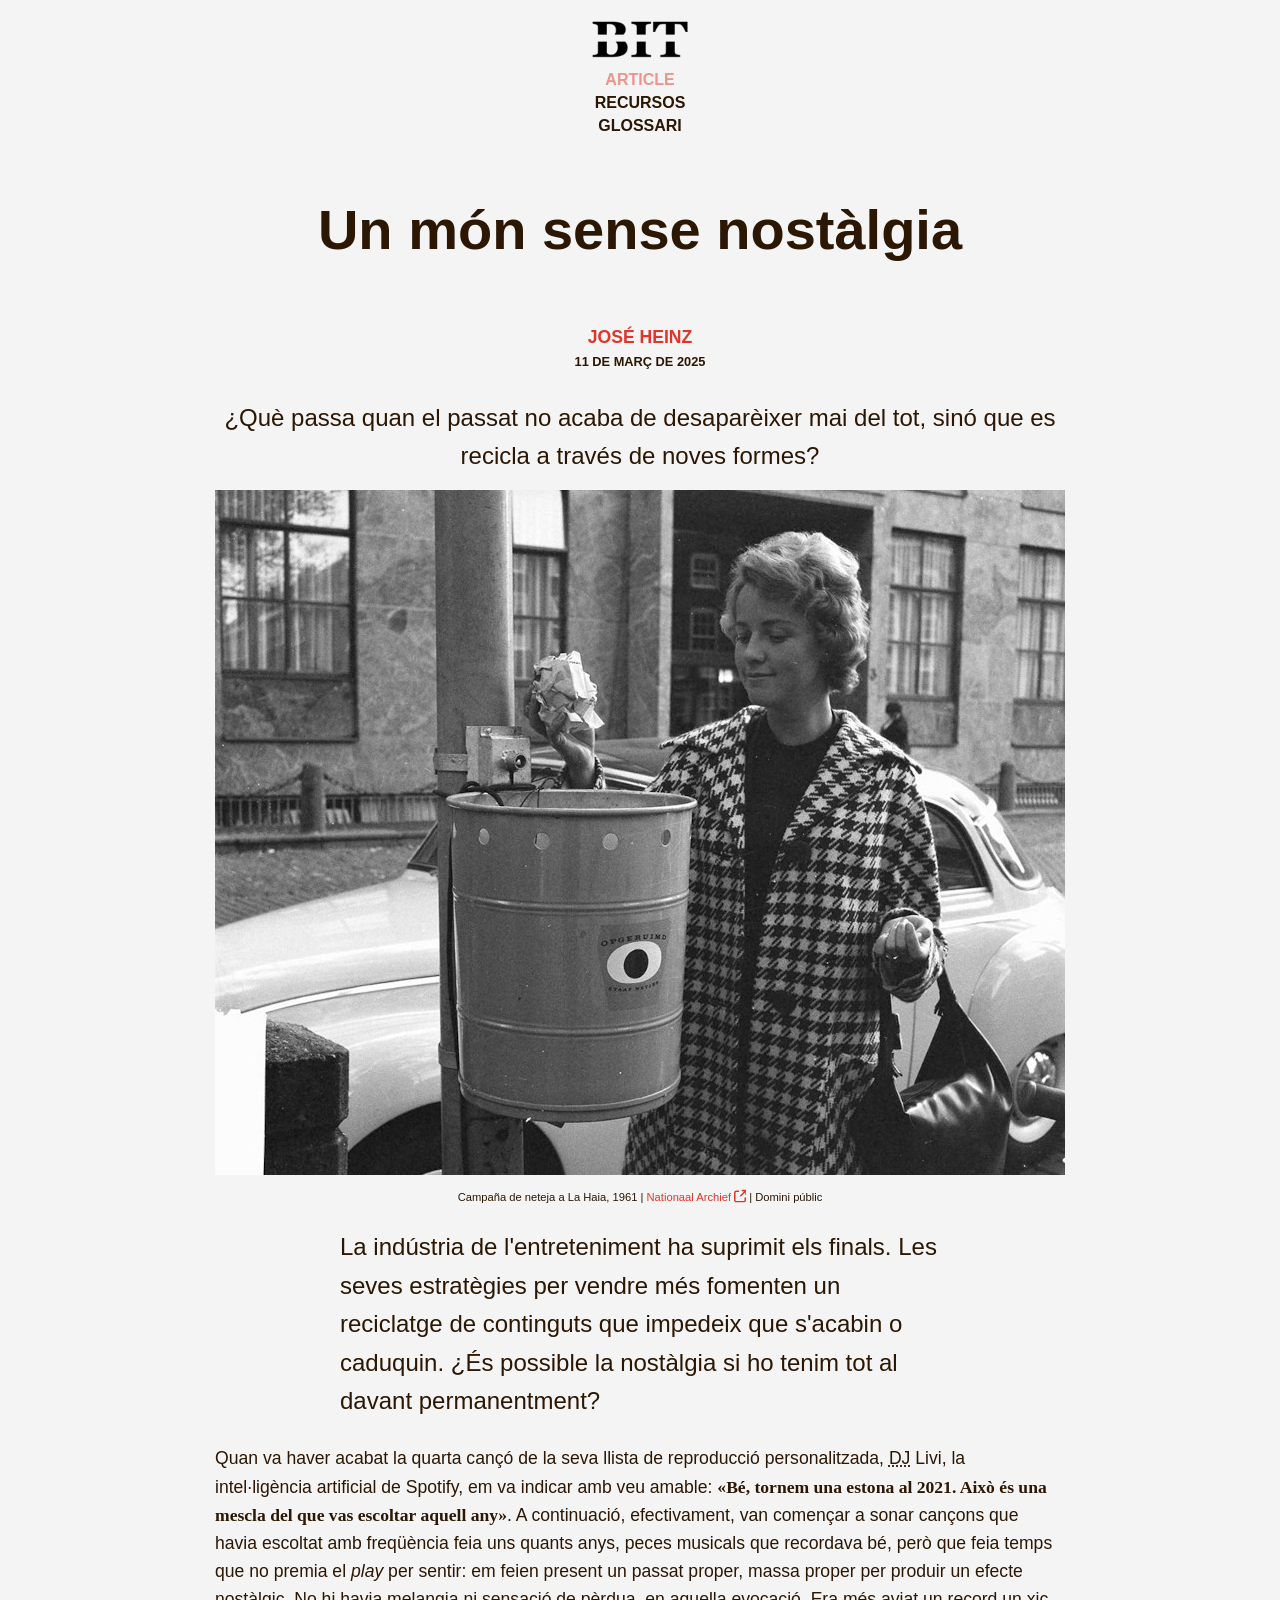
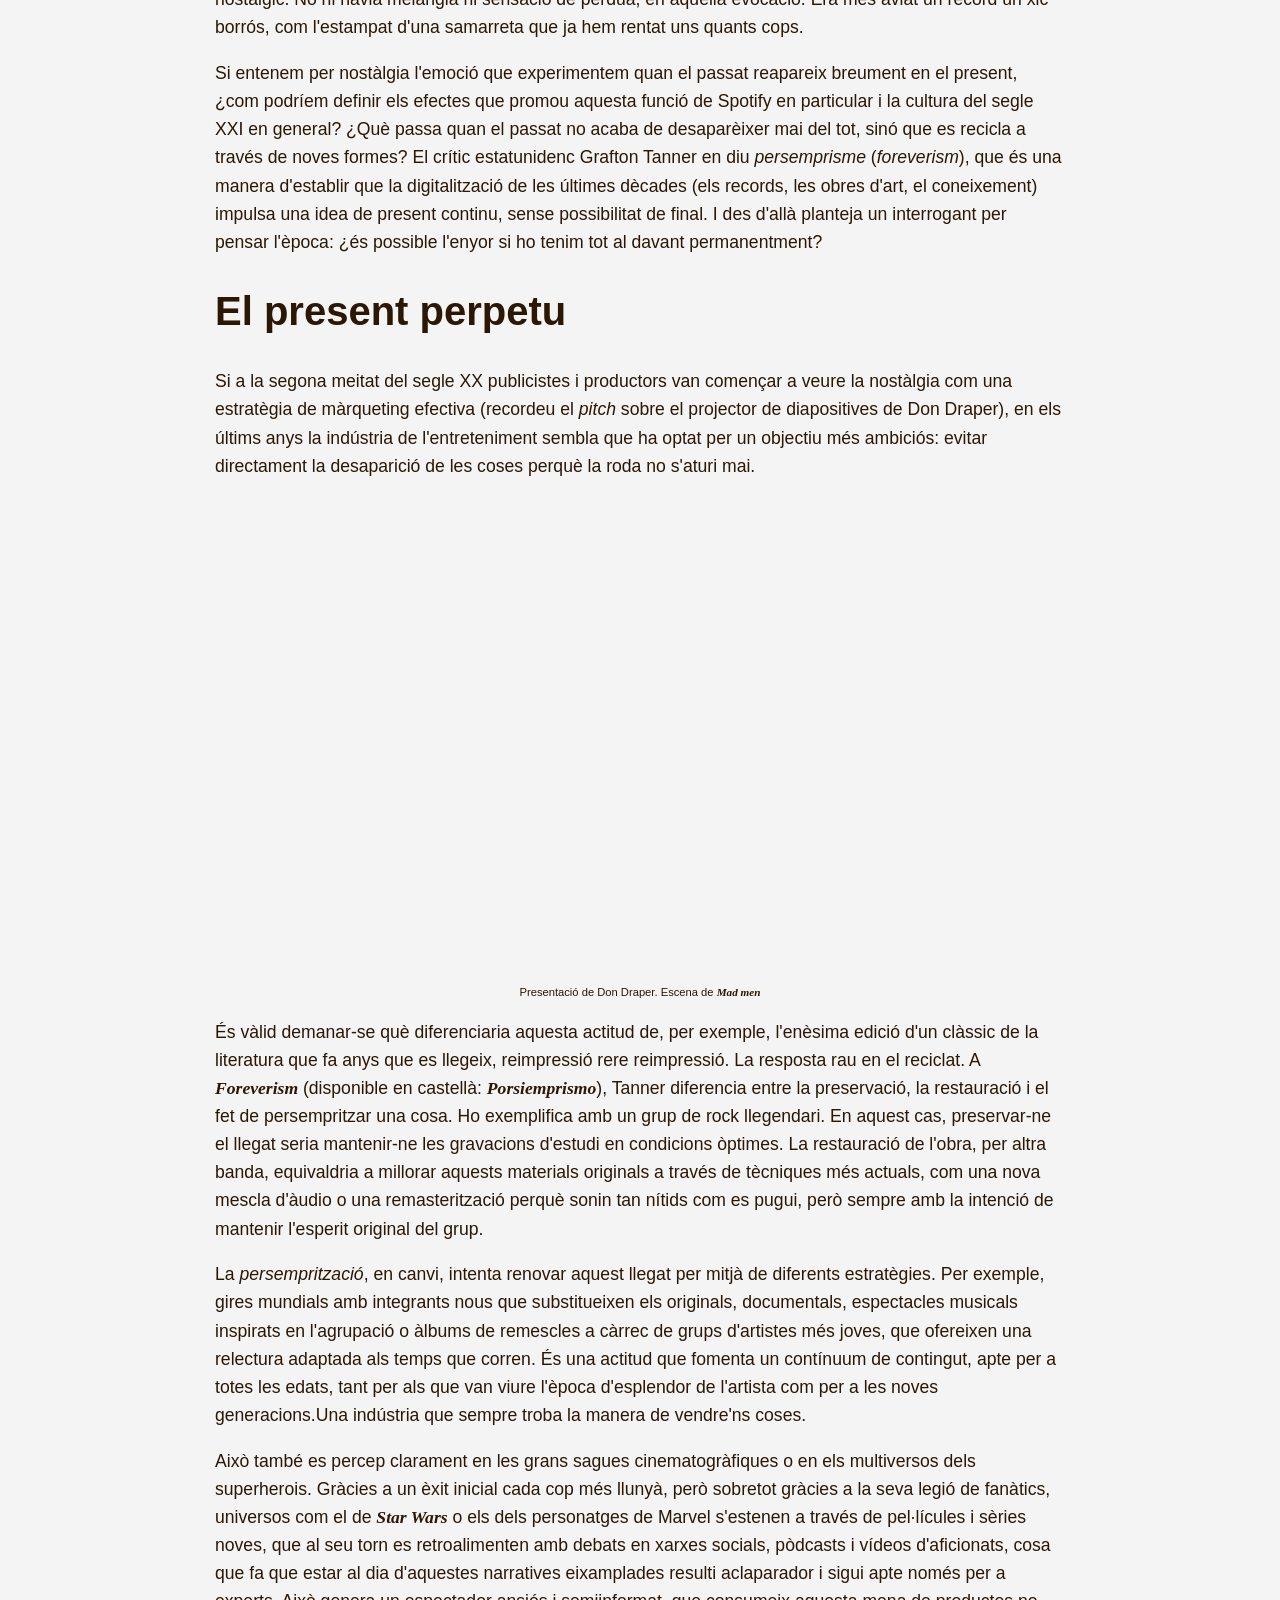
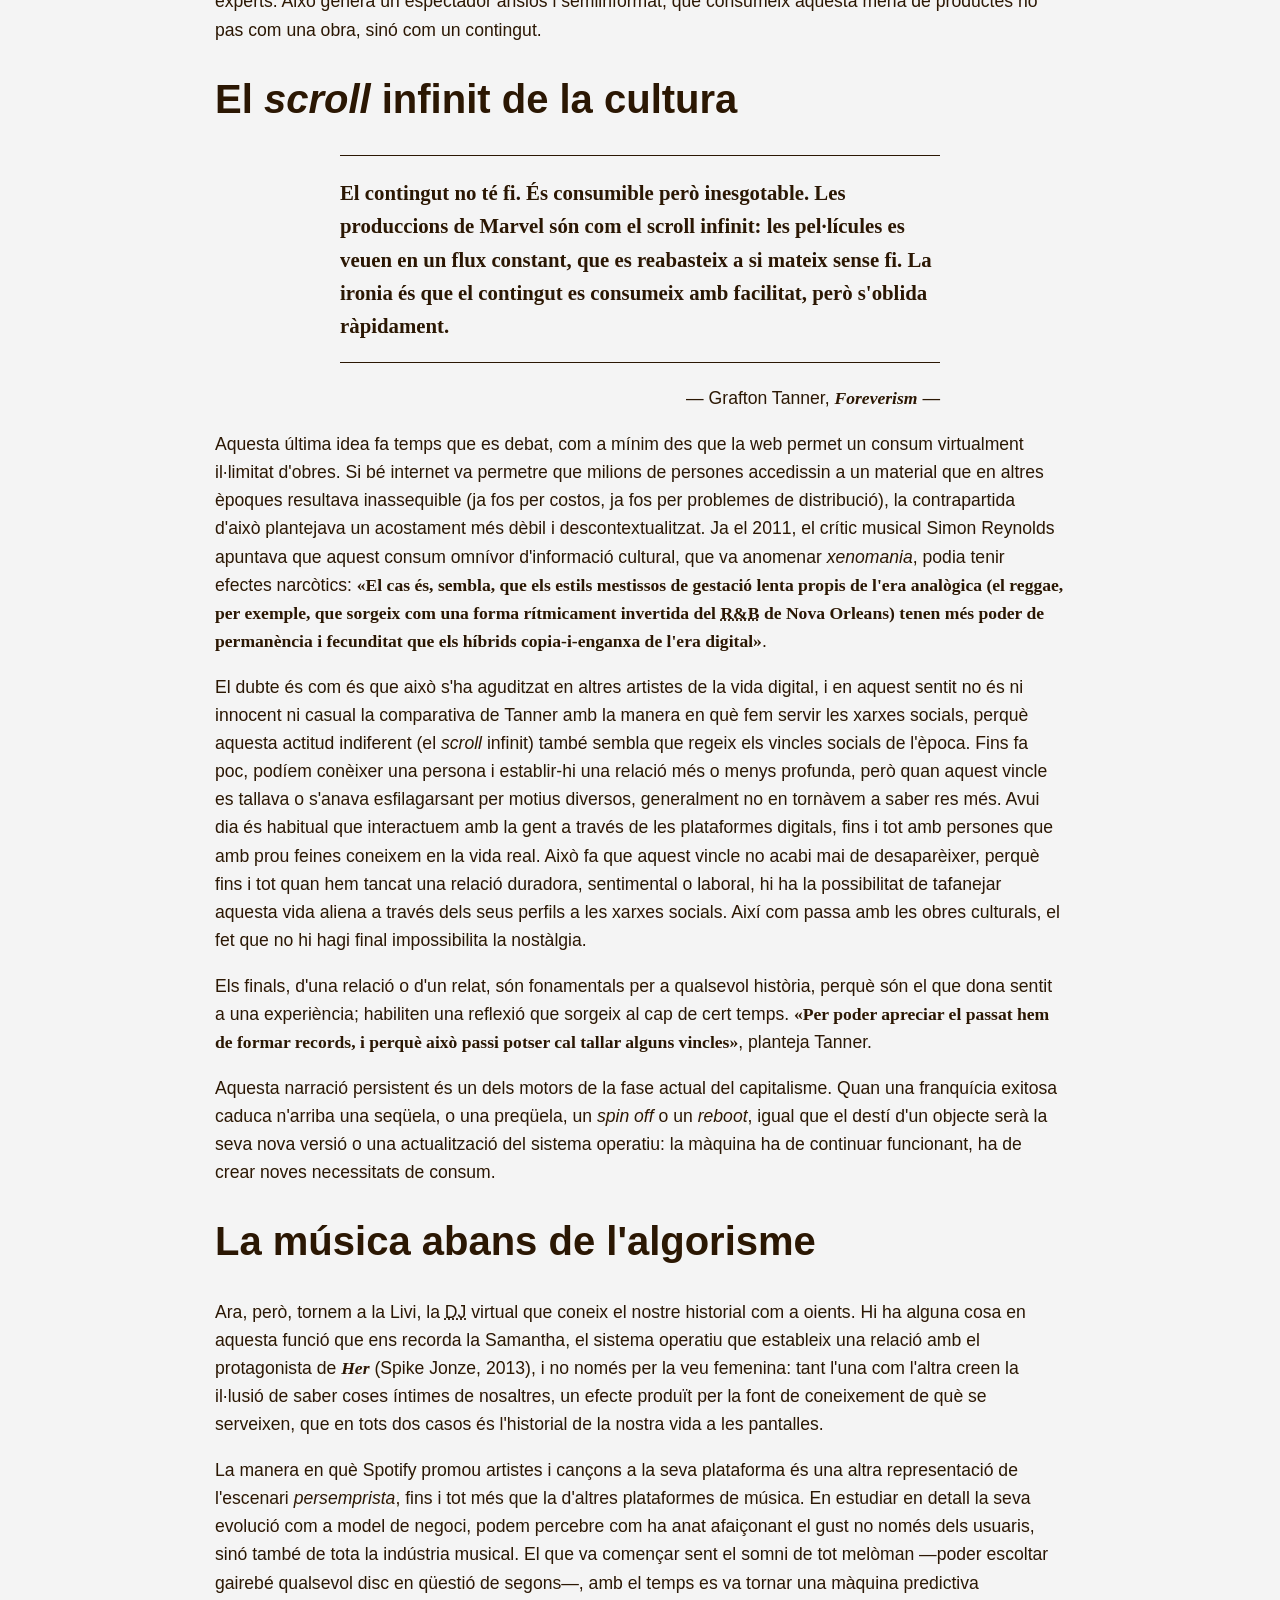
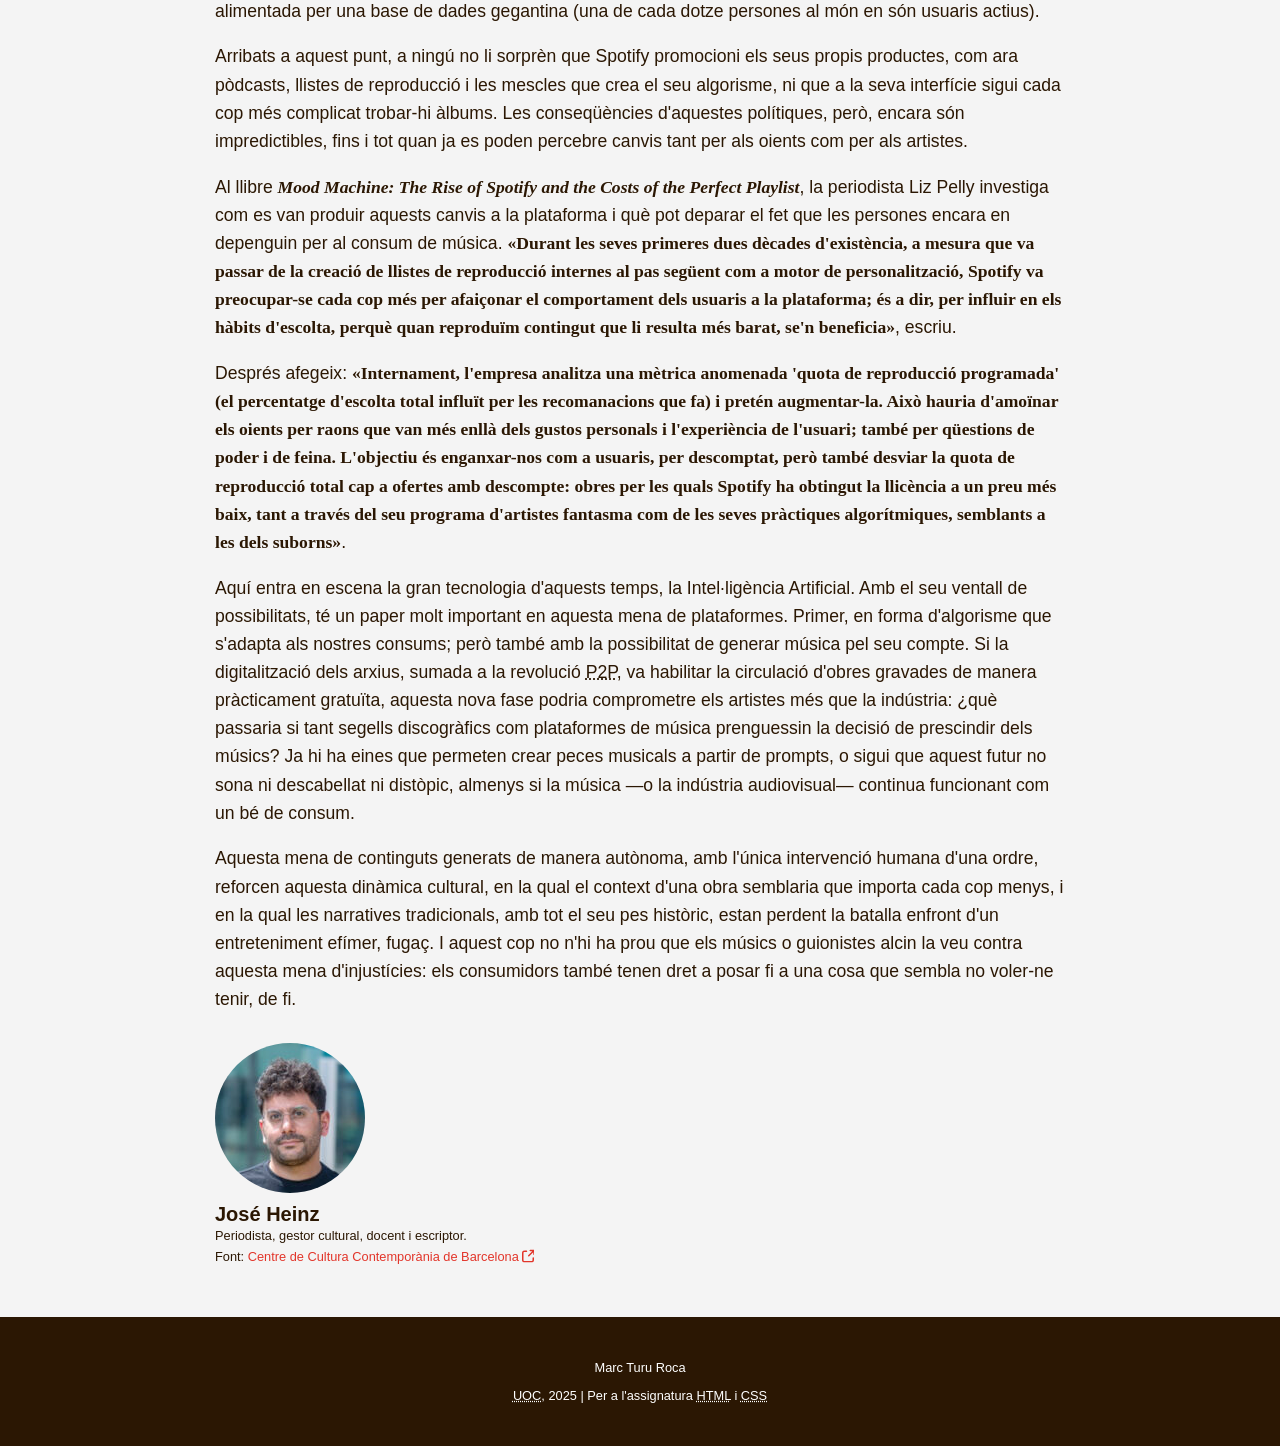
<file: index.html>
<!DOCTYPE html>
<html lang="ca">
<head>
    <meta charset="UTF-8">
    <meta name="viewport" content="width=device-width, initial-scale=1.0">
    <link rel="icon" type="image/png" href="img/favicon.png">
    <title>Bit - Article</title>
    <link rel="stylesheet" href="css/estils.css">
</head>

<body>

    <header>
      <a href="index.html"> 
        <img src="img/bit-logo.svg" alt="Logotip de Bit"> 
      </a>
    </header>

    <nav>
      <ul>
        <li><a href="index.html" class="active">ARTICLE</a></li>
        <li><a href="recursos.html">RECURSOS</a></li>
        <li><a href="glossari.html">GLOSSARI</a></li>
      </ul>
    </nav>

    <main class="container article">

      <article>
        <h1>Un món sense nostàlgia</h1>

          <p class="autor">JOSÉ HEINZ</p>
          <time datetime="2025-03-11">11 DE MARÇ DE 2025</time>

          <p class="primera-introduccio">¿Què passa quan el passat no acaba de desaparèixer mai del tot, sinó 
            que es recicla a través de noves formes?</p>

          <figure>
            <img src="img/nostalgia.jpg" alt="Imatge principal de l'article">
            <figcaption>Campaña de neteja a La Haia, 1961 |
              <a 
                href="https://www.nationaalarchief.nl/onderzoeken/fotocollectie/a9e473b4-d0b4-102d-bcf8-003048976d84" 
                class="link_extern" 
                target="_blank"
              >
                Nationaal Archief
              </a> | Domini públic
            </figcaption>
          </figure>
          
          <p class="segona-introduccio">La indústria de l'entreteniment ha suprimit els finals. Les seves 
            estratègies per vendre més fomenten un reciclatge de continguts que impedeix que s'acabin o
            caduquin. ¿És possible la nostàlgia si ho tenim tot al davant permanentment?</p>

            <p>Quan va haver acabat la quarta cançó de la seva llista de reproducció
              personalitzada, <abbr title="Disc Jockey">DJ</abbr> Livi, la intel·ligència artificial de Spotify, 
              em va indicar amb veu amable: <q>Bé, tornem una estona al 2021. Això és una mescla del que vas
              escoltar aquell any</q>. A continuació, efectivament, van començar a sonar cançons
              que havia escoltat amb freqüència feia uns quants anys, peces musicals que
              recordava bé, però que feia temps que no premia el <i lang="en">play</i> per sentir: em feien
              present un passat proper, massa proper per produir un efecte nostàlgic. No hi
              havia melangia ni sensació de pèrdua, en aquella evocació. Era més aviat un
              record un xic borrós, com l'estampat d'una samarreta que ja hem rentat uns quants
              cops.</p>

            <p>Si entenem per nostàlgia l'emoció que experimentem quan el passat reapareix
              breument en el present, ¿com podríem definir els efectes que promou aquesta
              funció de Spotify en particular i la cultura del segle XXI en general? ¿Què passa
              quan el passat no acaba de desaparèixer mai del tot, sinó que es recicla a través
              de noves formes? El crític estatunidenc Grafton Tanner en diu <em>persemprisme</em>
              (<i lang="en">foreverism</i>), que és una manera d'establir que la digitalització de les últimes
              dècades (els records, les obres d'art, el coneixement) impulsa una idea de present
              continu, sense possibilitat de final. I des d'allà planteja un interrogant per pensar
              l'època: ¿és possible l'enyor si ho tenim tot al davant permanentment?</p>

          <section>
            <h2>El present perpetu</h2>

            <p>Si a la segona meitat del segle XX publicistes i productors van començar a veure
              la nostàlgia com una estratègia de màrqueting efectiva (recordeu el <i lang="en">pitch</i> sobre el
              projector de diapositives de Don Draper), en els últims anys la indústria de
              l'entreteniment sembla que ha optat per un objectiu més ambiciós: evitar
              directament la desaparició de les coses perquè la roda no s'aturi mai.</p>

            <figure class="video-figure">
              <iframe 
                src="https://www.youtube.com/embed/rq3n2sJ43Hg" 
                title="The Carousel Pitch from Mad Men Season 1 Episode 13" 
                allow="accelerometer; autoplay; clipboard-write; encrypted-media; gyroscope; picture-in-picture; web-share" 
                referrerpolicy="strict-origin-when-cross-origin" 
                allowfullscreen
              ></iframe>
              <figcaption>
                Presentació de Don Draper. Escena de <cite lang="en">Mad men</cite>
              </figcaption>
            </figure>

            <p>És vàlid demanar-se què diferenciaria aquesta actitud de, per exemple, l'enèsima
              edició d'un clàssic de la literatura que fa anys que es llegeix, reimpressió rere
              reimpressió. La resposta rau en el reciclat. A <cite lang="en">Foreverism</cite>
              (disponible en castellà: <cite lang="es">Porsiemprismo</cite>), Tanner diferencia 
              entre la preservació, la restauració i el fet de persempritzar una cosa. Ho exemplifica amb un grup de
              rock llegendari. En aquest cas, preservar-ne el llegat seria mantenir-ne les gravacions d'estudi en 
              condicions òptimes. La restauració de l'obra, per altra banda, equivaldria a millorar aquests
              materials originals a través de tècniques més actuals, com una nova mescla
              d'àudio o una remasterització perquè sonin tan nítids com es pugui, però sempre
              amb la intenció de mantenir l'esperit original del grup.</p>

            <p>La <em>persemprització</em>, en canvi, intenta renovar aquest llegat per mitjà de diferents
              estratègies. Per exemple, gires mundials amb integrants nous que substitueixen
              els originals, documentals, espectacles musicals inspirats en l'agrupació o àlbums
              de remescles a càrrec de grups d'artistes més joves, que ofereixen una relectura
              adaptada als temps que corren. És una actitud que fomenta un contínuum de
              contingut, apte per a totes les edats, tant per als que van viure l'època d'esplendor
              de l'artista com per a les noves generacions.Una indústria que sempre troba la
              manera de vendre'ns coses.</p>

            <p>Això també es percep clarament en les grans sagues cinematogràfiques o en els
              multiversos dels superherois. Gràcies a un èxit inicial cada cop més llunyà, però
              sobretot gràcies a la seva legió de fanàtics, universos com el de 
              <cite lang="en">Star Wars</cite> o els
              dels personatges de Marvel s'estenen a través de pel·lícules i sèries noves, que al
              seu torn es retroalimenten amb debats en xarxes socials, pòdcasts i vídeos
              d'aficionats, cosa que fa que estar al dia d'aquestes narratives eixamplades resulti
              aclaparador i sigui apte només per a experts. Això genera un espectador ansiós i
              semiinformat, que consumeix aquesta mena de productes no pas com una obra,
              sinó com un contingut.</p>
          </section>

          <section>
            <h2>El <i lang="en">scroll</i> infinit de la cultura</h2>

            <blockquote>
              El contingut no té fi. És consumible però inesgotable. Les produccions de
              Marvel són com el scroll infinit: les pel·lícules es veuen en un flux constant,
              que es reabasteix a si mateix sense fi. La ironia és que el contingut es
              consumeix amb facilitat, però s'oblida ràpidament.
            </blockquote>
            <p class ="blockquote-footer">— Grafton Tanner, <cite lang="en">Foreverism</cite> —</p>

            <p>Aquesta última idea fa temps que es debat, com a mínim des que la web permet
              un consum virtualment il·limitat d'obres. Si bé internet va permetre que milions de
              persones accedissin a un material que en altres èpoques resultava inassequible
              (ja fos per costos, ja fos per problemes de distribució), la contrapartida d'això
              plantejava un acostament més dèbil i descontextualitzat. Ja el 2011, el crític
              musical Simon Reynolds apuntava que aquest consum omnívor d'informació
              cultural, que va anomenar <em lang="en">xenomania</em>, podia tenir efectes narcòtics: <q>El cas és,
              sembla, que els estils mestissos de gestació lenta propis de l'era analògica
              (el reggae, per exemple, que sorgeix com una forma rítmicament invertida
              del <abbr title="Rythm and Blues">R&B</abbr> de Nova Orleans) tenen més poder de permanència i fecunditat que
              els híbrids copia-i-enganxa de l'era digital</q>.</p>

            <p>El dubte és com és que això s'ha aguditzat en altres artistes de la vida digital, i en
              aquest sentit no és ni innocent ni casual la comparativa de Tanner amb la manera
              en què fem servir les xarxes socials, perquè aquesta actitud indiferent (el <i lang="en">scroll</i>
              infinit) també sembla que regeix els vincles socials de l'època. Fins fa poc, podíem
              conèixer una persona i establir-hi una relació més o menys profunda, però quan
              aquest vincle es tallava o s'anava esfilagarsant per motius diversos, generalment
              no en tornàvem a saber res més. Avui dia és habitual que interactuem amb la gent
              a través de les plataformes digitals, fins i tot amb persones que amb prou feines
              coneixem en la vida real. Això fa que aquest vincle no acabi mai de desaparèixer,
              perquè fins i tot quan hem tancat una relació duradora, sentimental o laboral, hi ha
              la possibilitat de tafanejar aquesta vida aliena a través dels seus perfils a les
              xarxes socials. Així com passa amb les obres culturals, el fet que no hi hagi final
              impossibilita la nostàlgia.</p>

            <p>Els finals, d'una relació o d'un relat, són fonamentals per a qualsevol història,
              perquè són el que dona sentit a una experiència; habiliten una reflexió que sorgeix
              al cap de cert temps. <q>Per poder apreciar el passat hem de formar records, i
              perquè això passi potser cal tallar alguns vincles</q>, planteja Tanner.</p>

            <p>Aquesta narració persistent és un dels motors de la fase actual del capitalisme.
              Quan una franquícia exitosa caduca n'arriba una seqüela, o una preqüela, un 
              <i lang="en">spin off</i> o un <i lang="en">reboot</i>, igual que el destí d'un objecte 
              serà la seva nova versió o una actualització del sistema operatiu: la màquina ha de continuar 
              funcionant, ha de crear noves necessitats de consum.</p>
          </section>
            
          <section>
            <h2>La música abans de l'algorisme</h2>

            <p>Ara, però, tornem a la Livi, la <abbr title="Disc Jockey">DJ</abbr> virtual que coneix el nostre historial 
              com a oients. Hi ha alguna cosa en aquesta funció que ens recorda la Samantha, el sistema
              operatiu que estableix una relació amb el protagonista de <cite lang="en">Her</cite> (Spike Jonze, 2013),
              i no només per la veu femenina: tant l'una com l'altra creen la il·lusió de saber
              coses íntimes de nosaltres, un efecte produït per la font de coneixement de què se
              serveixen, que en tots dos casos és l'historial de la nostra vida a les pantalles.</p>
          
            <p>La manera en què Spotify promou artistes i cançons a la seva plataforma és una
              altra representació de l'escenari <em>persemprista</em>, fins i tot més que la d'altres
              plataformes de música. En estudiar en detall la seva evolució com a model de
              negoci, podem percebre com ha anat afaiçonant el gust no només dels usuaris,
              sinó també de tota la indústria musical. El que va començar sent el somni de tot
              melòman —poder escoltar gairebé qualsevol disc en qüestió de segons—, amb el
              temps es va tornar una màquina predictiva alimentada per una base de dades
              gegantina (una de cada dotze persones al món en són usuaris actius).</p>

            <p>Arribats a aquest punt, a ningú no li sorprèn que Spotify promocioni els seus propis
              productes, com ara pòdcasts, llistes de reproducció i les mescles que crea el seu
              algorisme, ni que a la seva interfície sigui cada cop més complicat trobar-hi
              àlbums. Les conseqüències d'aquestes polítiques, però, encara són impredictibles,
              fins i tot quan ja es poden percebre canvis tant per als oients com per als artistes.</p>

            <p>Al llibre <cite lang="en">Mood Machine: The Rise of Spotify and the Costs of the Perfect
              Playlist</cite>, la periodista Liz Pelly investiga com es van produir aquests canvis a la
              plataforma i què pot deparar el fet que les persones encara en depenguin per al
              consum de música. <q>Durant les seves primeres dues dècades d'existència, a
              mesura que va passar de la creació de llistes de reproducció internes al pas
              següent com a motor de personalització, Spotify va preocupar-se cada cop
              més per afaiçonar el comportament dels usuaris a la plataforma; és a dir, per
              influir en els hàbits d'escolta, perquè quan reproduïm contingut que li resulta
              més barat, se'n beneficia</q>, escriu.</p>

            <p>Després afegeix: <q>Internament, l'empresa analitza una mètrica anomenada
              'quota de reproducció programada' (el percentatge d'escolta total influït per
              les recomanacions que fa) i pretén augmentar-la. Això hauria d'amoïnar els
              oients per raons que van més enllà dels gustos personals i l'experiència de
              l'usuari; també per qüestions de poder i de feina. L'objectiu és enganxar-nos
              com a usuaris, per descomptat, però també desviar la quota de reproducció
              total cap a ofertes amb descompte: obres per les quals Spotify ha obtingut la
              llicència a un preu més baix, tant a través del seu programa d'artistes
              fantasma com de les seves pràctiques algorítmiques, semblants a les dels
              suborns</q>.</p>

            <p>Aquí entra en escena la gran tecnologia d'aquests temps, la Intel·ligència Artificial.
              Amb el seu ventall de possibilitats, té un paper molt important en aquesta mena de
              plataformes. Primer, en forma d'algorisme que s'adapta als nostres consums; però
              també amb la possibilitat de generar música pel seu compte. Si la digitalització
              dels arxius, sumada a la revolució <abbr title="Peer-to-Peer">P2P</abbr>, va habilitar la circulació d'obres gravades
              de manera pràcticament gratuïta, aquesta nova fase podria comprometre els
              artistes més que la indústria: ¿què passaria si tant segells discogràfics com
              plataformes de música prenguessin la decisió de prescindir dels músics? Ja hi ha
              eines que permeten crear peces musicals a partir de prompts, o sigui que aquest
              futur no sona ni descabellat ni distòpic, almenys si la música —o la indústria
              audiovisual— continua funcionant com un bé de consum.</p>

            <p>Aquesta mena de continguts generats de manera autònoma, amb l'única
              intervenció humana d'una ordre, reforcen aquesta dinàmica cultural, en la qual el
              context d'una obra semblaria que importa cada cop menys, i en la qual les
              narratives tradicionals, amb tot el seu pes històric, estan perdent la batalla enfront
              d'un entreteniment efímer, fugaç. I aquest cop no n'hi ha prou que els músics o
              guionistes alcin la veu contra aquesta mena d'injustícies: els consumidors també
              tenen dret a posar fi a una cosa que sembla no voler-ne tenir, de fi.</p>
          </section>

          <figure class="jose-heinz">
            <img src="img/jose-heinz.jpg" alt="José Heinz">
            <figcaption>
              <h3>José Heinz</h3>
              <p>Periodista, gestor cultural, docent i escriptor. </p>
              <p> 
                Font: 
                <a 
                  href="https://lab.cccb.org/ca/un-mon-sense-nostalgia/" 
                  class="link_extern" 
                  target="_blank"
                >
                  Centre de Cultura Contemporània de Barcelona
                </a>
              </p>
            </figcaption>
          </figure>

      </article>
    </main>

    <footer>
      <p>Marc Turu Roca</p>
      <p>
        <a href="https://www.uoc.edu/" class="no-icon" target="_blank"> <abbr title="Universitat Oberta de Catalunya">UOC</abbr></a>,
        2025 | Per a l'assignatura <abbr title="HyperText Markup Language">HTML</abbr> i <abbr title="Cascading Style Sheets">CSS</abbr>
      </p>
    </footer>
    
</body>

</html>
</file>
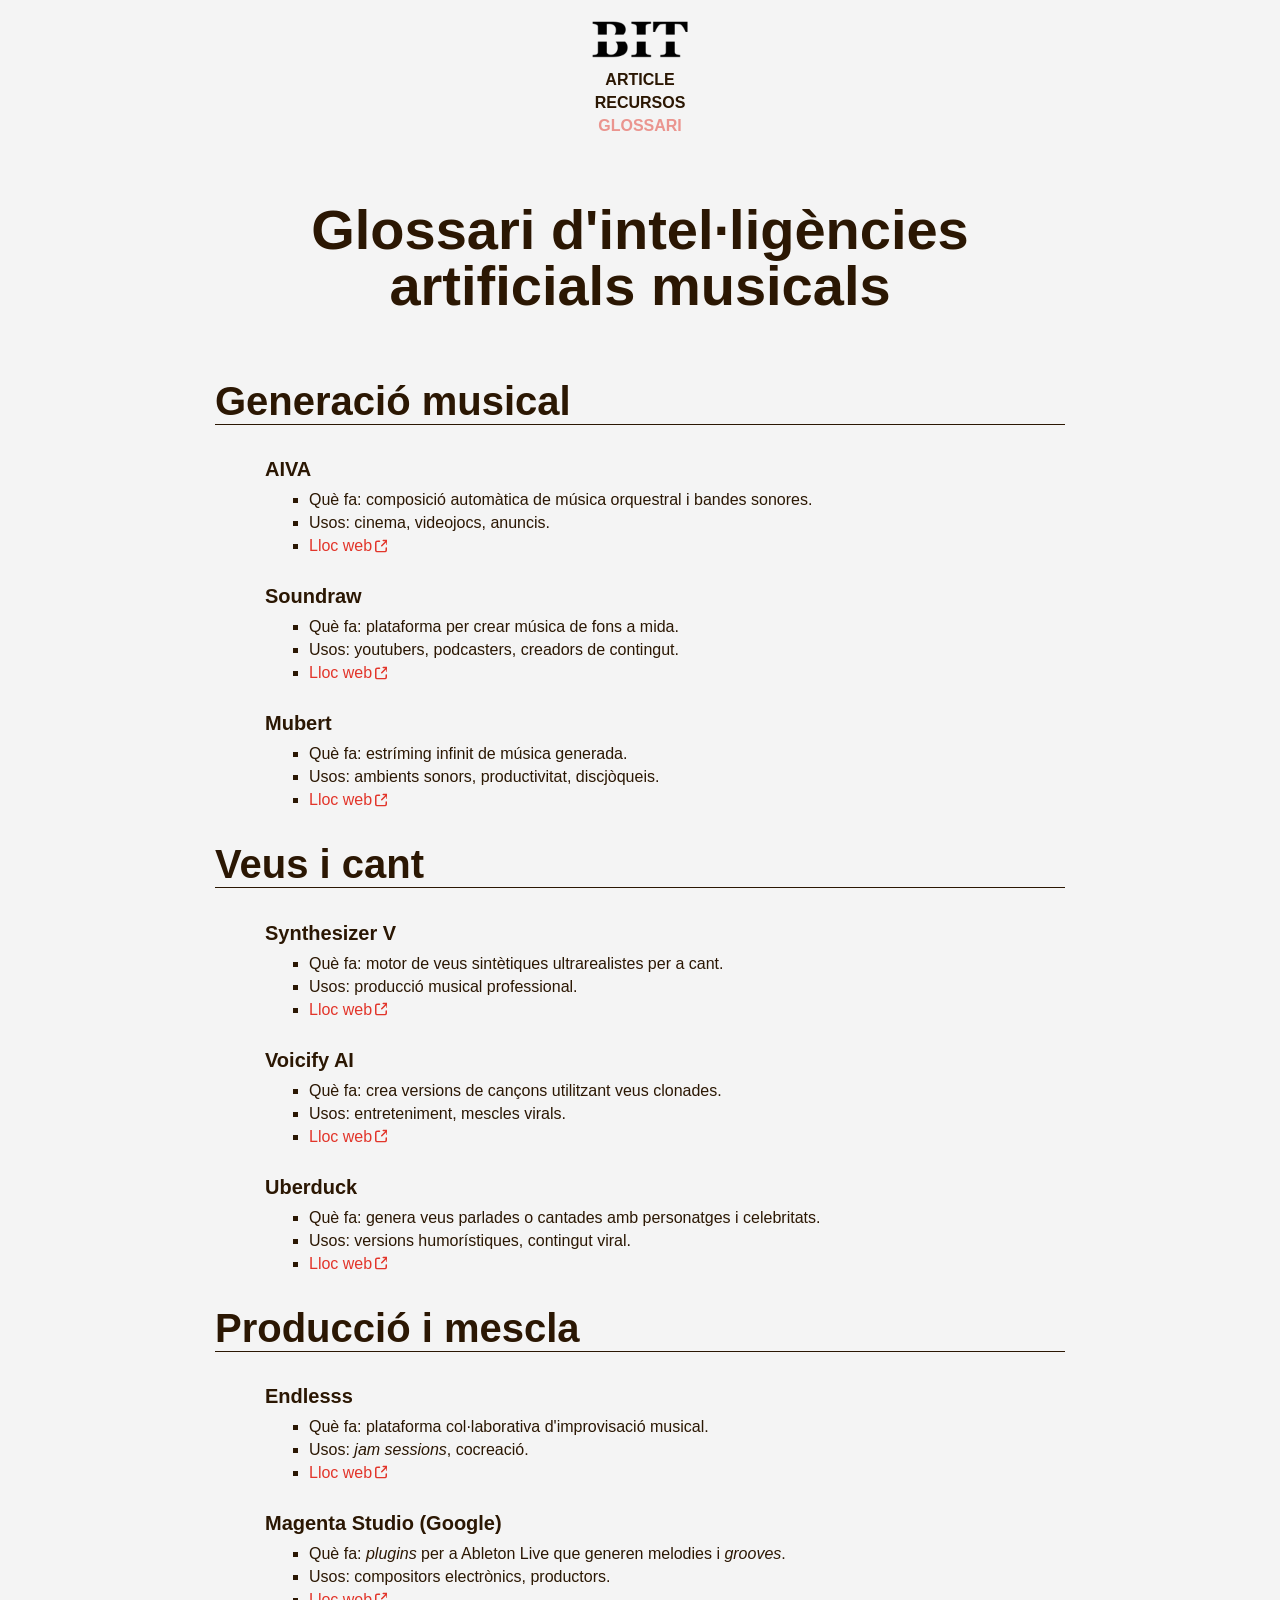
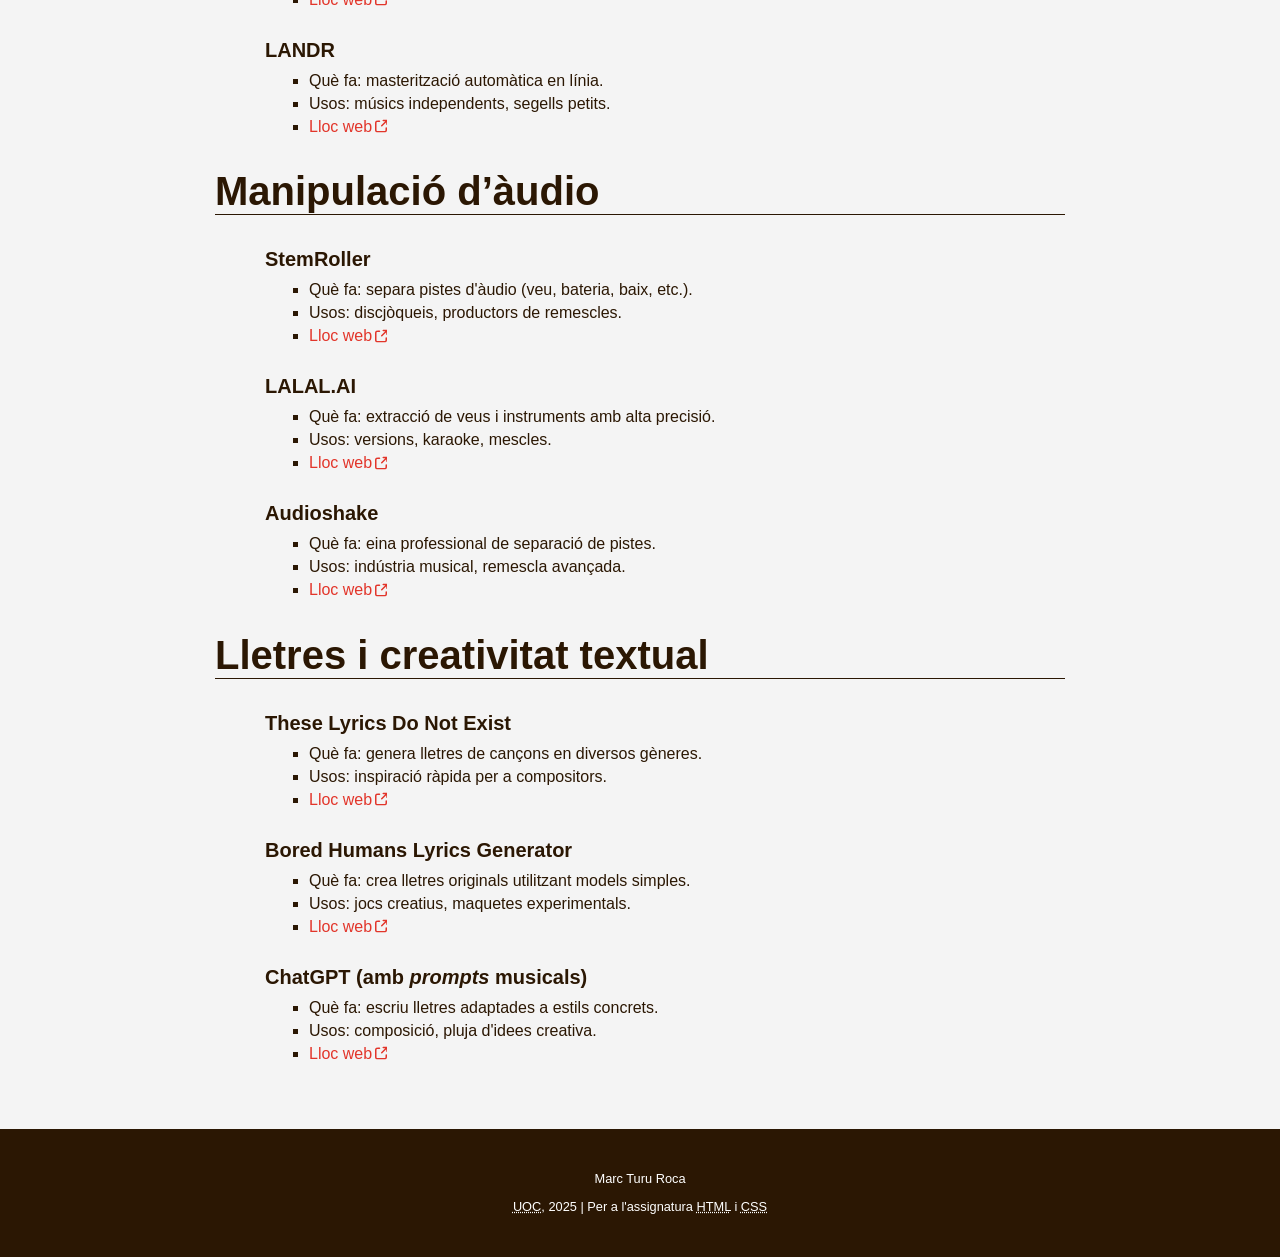
<file: glossari.html>
<!DOCTYPE html>
<html lang="ca">
<head>
    <meta charset="UTF-8">
    <meta name="viewport" content="width=device-width, initial-scale=1.0">
    <link rel="icon" type="image/png" href="img/favicon.png">
    <title>Bit - Glossari</title>
    <link rel="stylesheet" href="css/estils.css">
</head>

<body>

    <header>
      <a href="index.html">
        <img src="img/bit-logo.svg" alt="Logotip de Bit">
      </a>
    </header>

    <nav>
      <ul>
        <li><a href="index.html">ARTICLE</a></li>
        <li><a href="recursos.html">RECURSOS</a></li>
        <li><a href="glossari.html" class="active">GLOSSARI</a></li>
      </ul>
    </nav>
    
    <main class="container glossari">
      
      <article>
        <h1>Glossari d'intel·ligències artificials musicals</h1>

          <section>
            <h2>Generació musical</h2>
            <dl>
              <dt id="aiva">AIVA</dt>
              <dd>
                <ul>
                  <li>Què fa: composició automàtica de música orquestral i bandes sonores.</li>
                  <li>Usos: cinema, videojocs, anuncis.</li>
                  <li><a href="https://www.aiva.ai/" class="link_extern" target="_blank">Lloc web</a></li>
                </ul>
              </dd>

              <dt id="soundraw">Soundraw</dt>
              <dd>
                <ul>
                  <li>Què fa: plataforma per crear música de fons a mida.</li>
                  <li>Usos: youtubers, podcasters, creadors de contingut.</li>
                  <li><a href="https://soundraw.io/" class="link_extern" target="_blank">Lloc web</a></li>
                </ul>
              </dd>

              <dt id="mubert">Mubert</dt>
              <dd>
                <ul>
                  <li>Què fa: estríming infinit de música generada.</li>
                  <li>Usos: ambients sonors, productivitat, discjòqueis.</li>
                  <li><a href="https://mubert.com/" class="link_extern" target="_blank">Lloc web</a></li>
                </ul>
              </dd>
            </dl>
          </section>

          <section>
            <h2>Veus i cant</h2>
            <dl>
              <dt id="synthesizerv">Synthesizer V</dt>
              <dd>
                <ul>
                  <li>Què fa: motor de veus sintètiques ultrarealistes per a cant.</li>
                  <li>Usos: producció musical professional.</li>
                  <li><a href="https://dreamtonics.com/synthesizerv" class="link_extern" target="_blank">Lloc web</a></li>
                </ul>
              </dd>

              <dt id="voicifyai">Voicify AI</dt>
              <dd>
                <ul>
                  <li>Què fa: crea versions de cançons utilitzant veus clonades.</li>
                  <li>Usos: entreteniment, mescles virals.</li>
                  <li><a href="https://www.jammable.com/" class="link_extern" target="_blank">Lloc web</a></li>
                </ul>
              </dd>

              <dt id="uberduck">Uberduck</dt>
              <dd>
                <ul>
                  <li>Què fa: genera veus parlades o cantades amb personatges i celebritats.</li>
                  <li>Usos: versions humorístiques, contingut viral.</li>
                  <li><a href="https://uberduck.ai/" class="link_extern" target="_blank">Lloc web</a></li>
                </ul>
              </dd>
            </dl>
          </section>

          <section>
            <h2>Producció i mescla</h2>
            <dl>
              <dt id="endless">Endlesss</dt>
              <dd>
                <ul>
                  <li>Què fa: plataforma col·laborativa d'improvisació musical.</li>
                  <li>Usos: <i lang="en">jam sessions</i>, cocreació.</li>
                  <li><a href="https://endlesss.fm/" class="link_extern" target="_blank">Lloc web</a></li>
                </ul>
              </dd>

              <dt id="magentastudio">Magenta Studio (Google)</dt>
              <dd>
                <ul>
                  <li>Què fa: <i lang="en">plugins</i> per a Ableton Live que generen melodies i <i lang="en">grooves</i>.</li>
                  <li>Usos: compositors electrònics, productors.</li>
                  <li><a href="https://magenta.tensorflow.org/studio" class="link_extern" target="_blank">Lloc web</a></li>
                </ul>
              </dd>

              <dt id="landr">LANDR</dt>
              <dd>
                <ul>
                  <li>Què fa: masterització automàtica en línia.</li>
                  <li>Usos: músics independents, segells petits.</li>
                  <li><a href="https://www.landr.com/" class="link_extern" target="_blank">Lloc web</a></li>
                </ul>
              </dd>
            </dl>
          </section>

          <section>
            <h2>Manipulació d’àudio</h2>
            <dl>
              <dt id="stemroller">StemRoller</dt>
              <dd>
                <ul>
                  <li>Què fa: separa pistes d'àudio (veu, bateria, baix, etc.).</li>
                  <li>Usos: discjòqueis, productors de remescles.</li>
                  <li><a href="https://stemroller.com/" class="link_extern" target="_blank">Lloc web</a></li>
                </ul>
              </dd>

              <dt id="lalalai">LALAL.AI</dt>
              <dd>
                <ul>
                  <li>Què fa: extracció de veus i instruments amb alta precisió.</li>
                  <li>Usos: versions, karaoke, mescles.</li>
                  <li><a href="https://www.lalal.ai/" class="link_extern" target="_blank">Lloc web</a></li>
                </ul>
              </dd>

              <dt id="audioshake">Audioshake</dt>
              <dd>
                <ul>
                  <li>Què fa: eina professional de separació de pistes.</li>
                  <li>Usos: indústria musical, remescla avançada.</li>
                  <li><a href="https://www.audioshake.ai/" class="link_extern" target="_blank">Lloc web</a></li>
                </ul>
              </dd>
            </dl>
          </section>

          <section>
            <h2>Lletres i creativitat textual</h2>
            <dl>
              <dt id="theselyricsdonotexist">These Lyrics Do Not Exist</dt>
              <dd>
                <ul>
                  <li>Què fa: genera lletres de cançons en diversos gèneres.</li>
                  <li>Usos: inspiració ràpida per a compositors.</li>
                  <li><a href="https://theselyricsdonotexist.com/" class="link_extern" target="_blank">Lloc web</a></li>
                </ul>
              </dd>

              <dt id="boredhumanslyricsgenerator">Bored Humans Lyrics Generator</dt>
              <dd>
                <ul>
                  <li>Què fa: crea lletres originals utilitzant models simples.</li>
                  <li>Usos: jocs creatius, maquetes experimentals.</li>
                  <li><a href="https://boredhumans.com/lyrics" class="link_extern" target="_blank">Lloc web</a></li>
                </ul>
              </dd>

              <dt id="chatgpt">ChatGPT (amb <i lang="en">prompts</i> musicals)</dt>
              <dd>
                <ul>
                  <li>Què fa: escriu lletres adaptades a estils concrets.</li>
                  <li>Usos: composició, pluja d'idees creativa.</li>
                  <li><a href="https://openai.com/chatgpt" class="link_extern" target="_blank">Lloc web</a></li>
                </ul>
              </dd>
            </dl>
          </section>

      </article>
    </main>
    
    <footer>
      <p>Marc Turu Roca</p>
      <p>
        <a href="https://www.uoc.edu/" class="no-icon" target="_blank"> <abbr title="Universitat Oberta de Catalunya">UOC</abbr></a>,
        2025 | Per a l'assignatura <abbr title="HyperText Markup Language">HTML</abbr> i <abbr title="Cascading Style Sheets">CSS</abbr>
      </p>
    </footer>
    
</body>

</html>
</file>
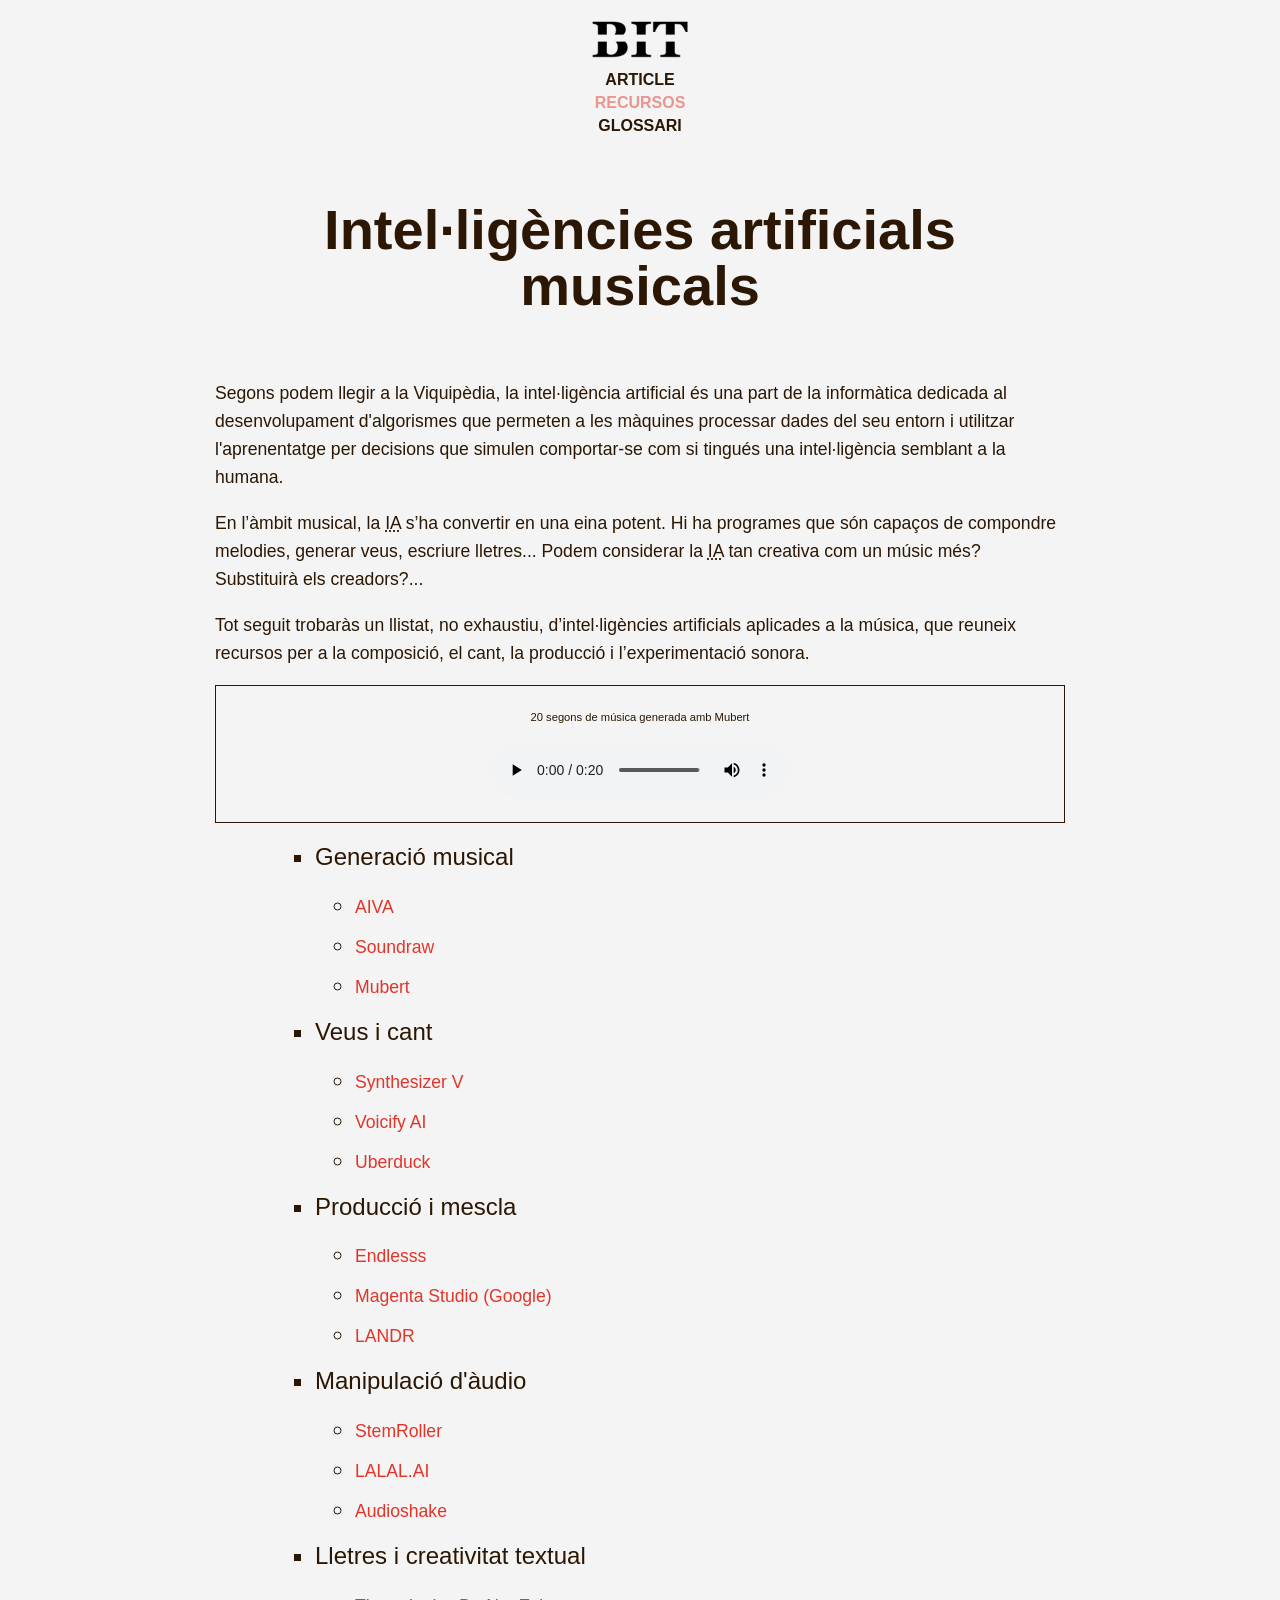
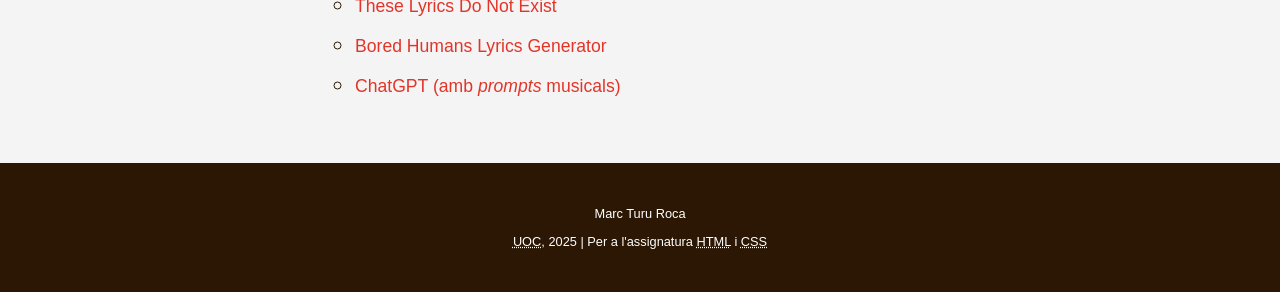
<file: recursos.html>
<!DOCTYPE html>
<html lang="ca">
<head>
    <meta charset="UTF-8">
    <meta name="viewport" content="width=device-width, initial-scale=1.0">
    <link rel="icon" type="image/png" href="img/favicon.png">
    <title>Bit - Recursos</title>
    <link rel="stylesheet" href="css/estils.css">
</head>

<body>

    <header>
      <a href="index.html"> 
        <img src="img/bit-logo.svg" alt="Logotip de Bit">
      </a>
    </header>

    <nav>
      <ul>
        <li><a href="index.html">ARTICLE</a></li>
        <li><a href="recursos.html" class="active">RECURSOS</a></li>
        <li><a href="glossari.html">GLOSSARI</a></li>
      </ul>
    </nav>

    <main class="container recursos">

      <article>
        <h1>Intel·ligències artificials musicals</h1>

          <p>Segons podem llegir a la Viquipèdia, la intel·ligència artificial és una part de la
            informàtica dedicada al desenvolupament d'algorismes que permeten a les
            màquines processar dades del seu entorn i utilitzar l'aprenentatge per decisions
            que simulen comportar-se com si tingués una intel·ligència semblant a la humana.</p>

          <p>En l’àmbit musical, la <abbr title="Intel·ligència Artificial">IA</abbr> s’ha convertir en una eina potent. 
            Hi ha programes que són capaços de compondre melodies, generar veus, escriure lletres... Podem considerar la 
            <abbr title="Intel·ligència Artificial">IA</abbr> tan creativa com un músic més? Substituirà els creadors?...</p>

          <p>Tot seguit trobaràs un llistat, no exhaustiu, d’intel·ligències artificials aplicades a la
            música, que reuneix recursos per a la composició, el cant, la producció i l’experimentació sonora.</p>

          <figure class="audio-container">
            <figcaption>
              20 segons de música generada amb Mubert
            </figcaption>
            <audio controls>
              <source src="music/intro-musical.mp3" type="audio/mpeg">
              <source src="music/intro-musical.ogg" type="audio/ogg">
            </audio>
          </figure>

          <ul class="categories-pare">
            <li>
              <section>
                <h2>Generació musical</h2>
                <ul class="categories-fill">
                  <li><a href="glossari.html#aiva">AIVA</a></li>
                  <li><a href="glossari.html#soundraw">Soundraw</a></li>
                  <li><a href="glossari.html#mubert">Mubert</a></li>
                </ul>
              </section>
            </li>

            <li>
              <section>
                <h2>Veus i cant</h2>
                <ul class="categories-fill">
                  <li><a href="glossari.html#synthesizerv">Synthesizer V</a></li>
                  <li><a href="glossari.html#voicifyai">Voicify AI</a></li>
                  <li><a href="glossari.html#uberduck">Uberduck</a></li>
                </ul>
              </section>
            </li>

            <li>
              <section>
                <h2>Producció i mescla</h2>
                <ul class="categories-fill">
                  <li><a href="glossari.html#endless">Endlesss</a></li>
                  <li><a href="glossari.html#magentastudio">Magenta Studio (Google)</a></li>
                  <li><a href="glossari.html#landr">LANDR</a></li>
                </ul>
              </section>
            </li>

            <li>
              <section>
                <h2>Manipulació d'àudio</h2>
                <ul class="categories-fill">
                  <li><a href="glossari.html#stemroller">StemRoller</a></li>
                  <li><a href="glossari.html#lalalai">LALAL.AI</a></li>
                  <li><a href="glossari.html#audioshake">Audioshake</a></li>
                </ul>
              </section>
            </li>

            <li>
              <section>
                <h2>Lletres i creativitat textual</h2>
                <ul class="categories-fill">
                  <li><a href="glossari.html#theselyricsdonotexist">These Lyrics Do Not Exist</a></li>
                  <li><a href="glossari.html#boredhumanslyricsgenerator">Bored Humans Lyrics Generator</a></li>
                  <li><a href="glossari.html#chatgpt">ChatGPT (amb <i lang="en">prompts</i> musicals)</a></li>
                </ul>
              </section>
            </li>
            
          </ul>
      
      </article>
    </main>
    
    <footer>
      <p>Marc Turu Roca</p>
      <p>
        <a href="https://www.uoc.edu/" class="no-icon" target="_blank"> <abbr title="Universitat Oberta de Catalunya">UOC</abbr></a>,
        2025 | Per a l'assignatura <abbr title="HyperText Markup Language">HTML</abbr> i <abbr title="Cascading Style Sheets">CSS</abbr>
      </p>
    </footer>

</body>

</html>
</file>
<file: css/estils.css>
/* ----- Custom properties per les variables ----- */
:root {
    --color-quasi-negre: rgb(43 23 3);
    --color-blanc: rgb(255 255 255);
    --color-gris-molt-clar: rgb(244 244 244);
    --color-vermell: rgb(226 53 42);
    --color-vermell-modificat: rgb(226 53 42 / 0.5);
    --color-gris-fosc: rgb(200 200 200); /* Per al hover del footer */

    --font-sans-serif: 'Verdana', sans-serif;
    --font-serif: 'Georgia', serif;
    --font-quote-weight: 700;
   
}

/* ----- Estil pel blockquote, q, cite i abbr ----- */
blockquote {
    font-family: var(--font-serif);
    font-weight: var(--font-quote-weight);
    border-top: 1px solid var(--color-quasi-negre);
    border-bottom: 1px solid var(--color-quasi-negre);
    max-width: 600px;
    margin-left: auto;
    margin-right: auto;
    font-size: 1.3rem;
    line-height: 1.6;
    padding: 20px 0;    
}

q, cite {
    font-family: var(--font-serif);
    font-weight: var(--font-quote-weight);
}

abbr {
    cursor: help;
    text-decoration: underline dotted;
}

/* ----- Estils globals dels tres arxius .html----- */
body {
    display: flex;
    flex-direction: column;
    align-items: center;
    margin: 0;
    padding: 0;
    font-family: var(--font-sans-serif);
    background-color: var(--color-gris-molt-clar);
    color: var(--color-quasi-negre);
}

header {
    text-align: center;
    margin: 20px 0 5px 0;
}

nav ul {
    list-style-type: none;
    margin: 0;
    padding: 0;
    display: flex;
    flex-direction: column;
    align-items: center;
}

nav li {
    margin: 2.5px;
}

nav a {
    text-decoration: none;
    color: var(--color-quasi-negre);
    font-weight: bold;
    transition: color 0.25s ease;
}

nav a:hover {
    color: var(--color-vermell);
}

nav a.active {
  color: var(--color-vermell-modificat);
}

footer {
    width: 100%;
    text-align: center;
    font-size: 0.8rem;
    background-color: var(--color-quasi-negre);
    color: var(--color-blanc);
    margin-top: 50px;
    padding: 30px 0;
}

footer a {
    color: var(--color-blanc);
    text-decoration: none;
    cursor: pointer;
}

/* Utilitzat com a extra en l'enllaç de la UOC al footer */
footer a:hover { 
   color: var(--color-gris-fosc);
}

.container {
    width: 95%;
    max-width: 850px;
    margin-left: auto;
    margin-right: auto;
}

.container h1 {
    text-align: center;
    font-size: 3.5rem;
    line-height: 1;
    margin: 65px 0;
}

.container p {
    font-size: 1.1rem;
    line-height: 1.6;
}

/* figcaption de la <img> i <iframe> d'index.html i del <audio> de recursos.html*/
figure figcaption {
    font-size: 0.7rem;
    margin: 0 0 20px 0;
}

/* Estils per als enllaços externs amb icona */
a.link_extern {
    color: var(--color-vermell);
    text-decoration: none;
    transition: color 0.25s ease;
    display: inline-flex;
    align-items: center;
}

a.link_extern:hover {
    color: var(--color-vermell-modificat);
}

/* Afegim la icona d'enllaç extern només als enllaços que comencen per "http" i que no tinguin la classe "no-icon" */
a[href^="http"]:not(.no-icon)::after {
  content: "";
  display: inline-block;
  background-size: 100%;
  width: 15px;
  height: 15px;
  background-image: url("../img/external-link.svg");
  transition: background-image 0.25s ease;
  transform: translateY(-1.5px);
}

/* Canviem la icona en passar el cursor per sobre de l'enllaç */
a[href^="http"]:not(.no-icon):hover::after {
  background-image: url("../img/external-link-modif.svg");
} 

/* ----- Estils específics d'index.html ----- */
.container.article h2 {
    font-size: 2.5rem;
}

.autor {
    text-align: center;
    font-weight: bold;
    color: var(--color-vermell);
    margin-bottom: 2.5px;
}

time {
    display: block;
    text-align: center;
    font-weight: bold;
    font-size: 0.8rem;
    margin-bottom: 30px;
}

p.primera-introduccio {
    font-size: 1.5rem;
    text-align: center;
    margin: 15px 0;
}

p.segona-introduccio {
    max-width: 600px;
    margin-left: auto;
    margin-right: auto;
    font-size: 1.5rem;
    text-align: left;
}

/* Encara que utilitzem figure també a recursos.html, allà fem servir una classe personalitzada pel figure de l'audio */
figure {
    margin: 10px 0;
    text-align: center;
}

figure img {
    max-width: 100%;
    height: auto;
}

/* Encara que utilitzem figcaption també a recursos.html, només al index.html necessitem afegir el margin-top*/
.container.article figure figcaption {
    margin-top: 10px;
}

.video-figure iframe {
    width: 100%;
    max-width: 857px;
    aspect-ratio: 16 / 9; /* Manté la relació d'aspecte original */
    display: block;
    margin: 0 auto;
    border: 0;
}

.blockquote-footer {
    max-width: 600px;
    margin-left: auto;
    margin-right: auto;
    text-align: right;
}

.jose-heinz {
    display: flex;
    flex-direction: column;
    align-items: flex-start;
    text-align: left;
    gap: 0;
    margin: 30px 0 0 0;
}

.jose-heinz > img {
    border-radius: 50%;
    display: block;
}

.jose-heinz figcaption {
    display: flex;
    flex-direction: column;
    gap: 0px;
    margin: 0;
}

.jose-heinz h3 {
    margin: 0;
    font-size: 1.25rem;
}

.jose-heinz p {
    margin: 0;
    font-size: 0.8rem;
}

/* ----- Estils específics de recursos.html ----- */
.audio-container {
    display: flex;
    flex-direction: column;
    align-items: center;
    border: 1px solid var(--color-quasi-negre);
    padding: 25px;
}

.categories-pare {
    list-style-type: square;
    padding-left: 100px;
}

.categories-pare h2 {
    font-weight: normal;
}

.categories-pare li::marker {
    font-size: 1.5rem; /* Augmenta la mida del marcador square de la llista */
}

.categories-fill li {
    list-style-type: circle;
    font-size: 1.1rem;
    margin-bottom: 13px;
}

.categories-fill a {
    text-decoration: none;
    color: var(--color-vermell);
    transition: color 0.25s ease;
}

.categories-fill a:hover {
    text-decoration: none;
    color: var(--color-vermell-modificat);
}

/* ----- Estils específics de glossari.html ----- */
.container.glossari h2 {
    border-bottom: 1px solid var(--color-quasi-negre);
    font-size: 2.5rem;
}

.container.glossari dl {
    margin-left: 50px;
}

.container.glossari dt {
    font-weight: bolder;
    font-size: 1.25rem;
    margin-top: 30px;
}

.container.glossari dl ul {
    list-style-type: square;
    margin-top: 10px;
    padding-left: 4px;
}

.container.glossari dl ul li {
    margin-bottom: 5px;
}
</file>
